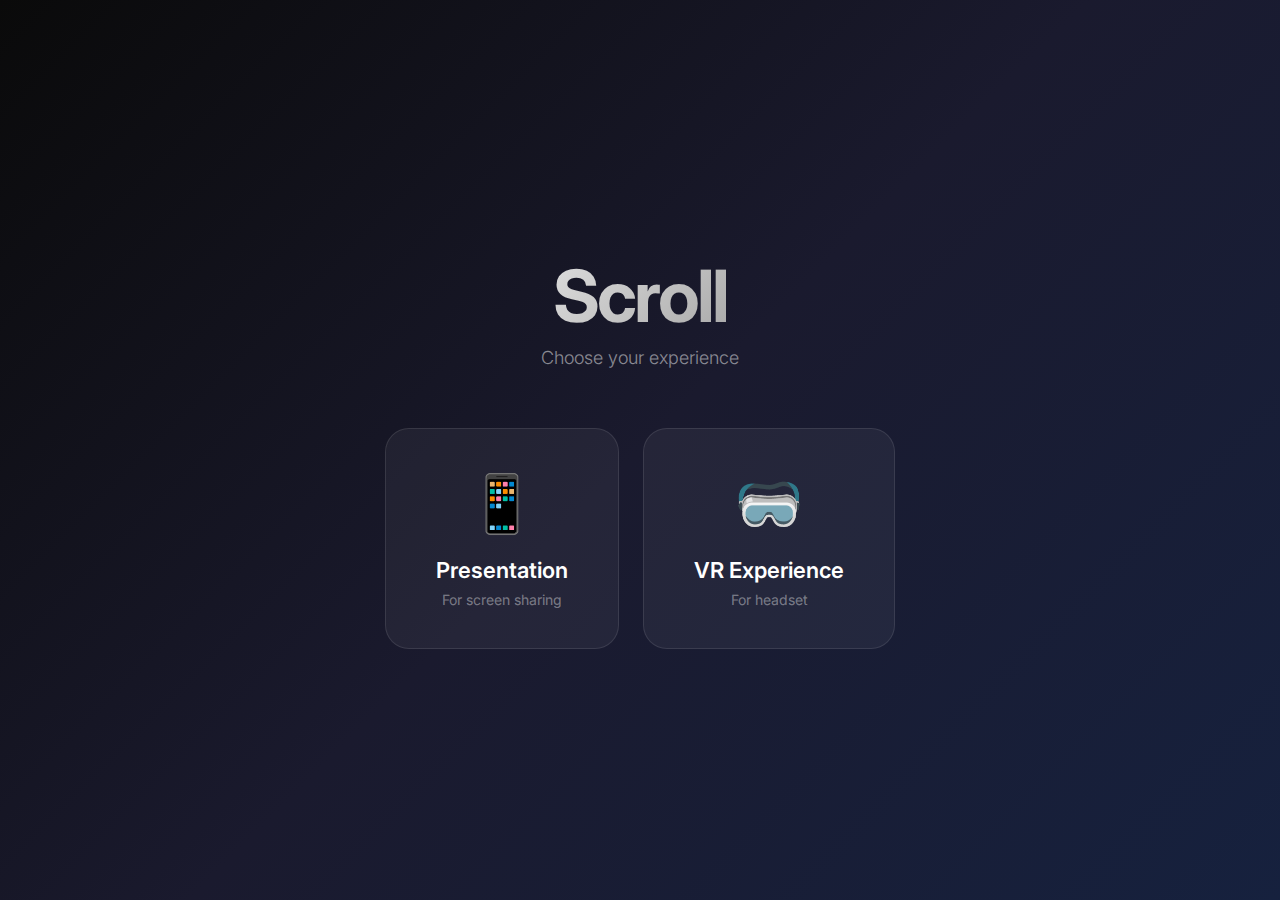
<file: index.html>
<!DOCTYPE html> 
<html>
<head>
    <title>Scroll</title>
    <meta charset="utf-8">
    <meta name="viewport" content="width=device-width, initial-scale=1, user-scalable=no">
    
    <link rel="preconnect" href="https://fonts.googleapis.com">
    <link rel="preconnect" href="https://fonts.gstatic.com" crossorigin>
    <link href="https://fonts.googleapis.com/css2?family=Inter:wght@300;400;500;600;700&display=swap" rel="stylesheet">
    
    <style>
        * {
            margin: 0;
            padding: 0;
            box-sizing: border-box;
        }

        body {
            font-family: 'Inter', -apple-system, BlinkMacSystemFont, sans-serif;
            background: linear-gradient(135deg, #0a0a0a 0%, #1a1a2e 50%, #16213e 100%);
            color: #fff;
            min-height: 100vh;
            display: flex;
            justify-content: center;
            align-items: center;
        }

        .container {
            text-align: center;
            padding: 40px;
        }

        .title {
            font-size: 72px;
            font-weight: 700;
            letter-spacing: -3px;
            margin-bottom: 8px;
            background: linear-gradient(135deg, #fff 0%, #888 100%);
            -webkit-background-clip: text;
            -webkit-text-fill-color: transparent;
            background-clip: text;
        }

        .subtitle {
            font-size: 18px;
            font-weight: 300;
            color: rgba(255, 255, 255, 0.5);
            margin-bottom: 60px;
        }

        .buttons {
            display: flex;
            gap: 24px;
            justify-content: center;
            flex-wrap: wrap;
        }

        .btn {
            background: rgba(255, 255, 255, 0.05);
            border: 1px solid rgba(255, 255, 255, 0.1);
            border-radius: 24px;
            padding: 40px 50px;
            cursor: pointer;
            transition: all 0.3s ease;
            min-width: 220px;
            text-decoration: none;
            color: inherit;
            display: block;
        }

        .btn:hover {
            background: rgba(255, 255, 255, 0.1);
            border-color: rgba(255, 255, 255, 0.2);
            transform: translateY(-4px);
        }

        .btn:active {
            transform: translateY(0);
        }

        .btn-icon {
            font-size: 56px;
            margin-bottom: 20px;
        }

        .btn-label {
            font-size: 22px;
            font-weight: 600;
            margin-bottom: 8px;
        }

        .btn-desc {
            font-size: 14px;
            font-weight: 400;
            color: rgba(255, 255, 255, 0.4);
        }

        @media (max-width: 768px) {
            .title {
                font-size: 48px;
            }
            
            .subtitle {
                font-size: 16px;
                margin-bottom: 40px;
            }
            
            .buttons {
                flex-direction: column;
                gap: 16px;
            }
            
            .btn {
                padding: 32px 40px;
                min-width: 180px;
            }
        }
    </style>
</head>
<body>
    <div class="container">
        <div class="title">Scroll</div>
        <div class="subtitle">Choose your experience</div>
        
        <div class="buttons">
            <a href="presentation.html" class="btn">
                <div class="btn-icon">📱</div>
                <div class="btn-label">Presentation</div>
                <div class="btn-desc">For screen sharing</div>
            </a>
            
            <a href="vr.html" class="btn">
                <div class="btn-icon">🥽</div>
                <div class="btn-label">VR Experience</div>
                <div class="btn-desc">For headset</div>
            </a>
        </div>
    </div>
</body>
</html>
</file>
